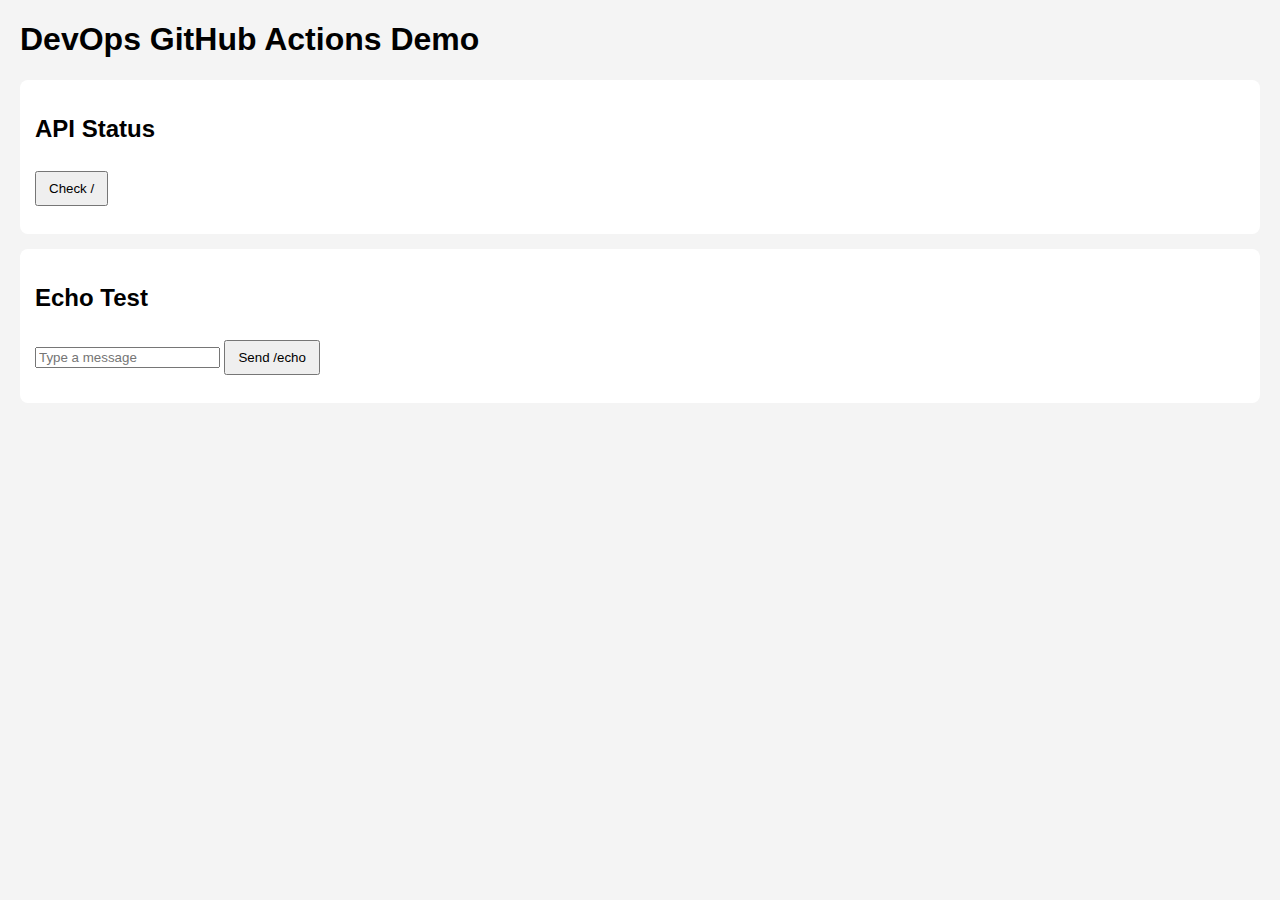
<file: frontend/index.html>
<!DOCTYPE html>
<html>
<head>
  <title>DevOps FastAPI Demo</title>
  <link rel="stylesheet" href="/frontend/style.css">
</head>
<body>
  <h1>DevOps GitHub Actions Demo</h1>

  <section>
    <h2>API Status</h2>
    <button onclick="checkStatus()">Check /</button>
    <pre id="statusBox"></pre>
  </section>

  <section>
    <h2>Echo Test</h2>
    <input id="msgInput" placeholder="Type a message" />
    <button onclick="sendEcho()">Send /echo</button>
    <pre id="echoBox"></pre>
  </section>

  <script src="/frontend/script.js"></script>
</body>
</html>
</file>
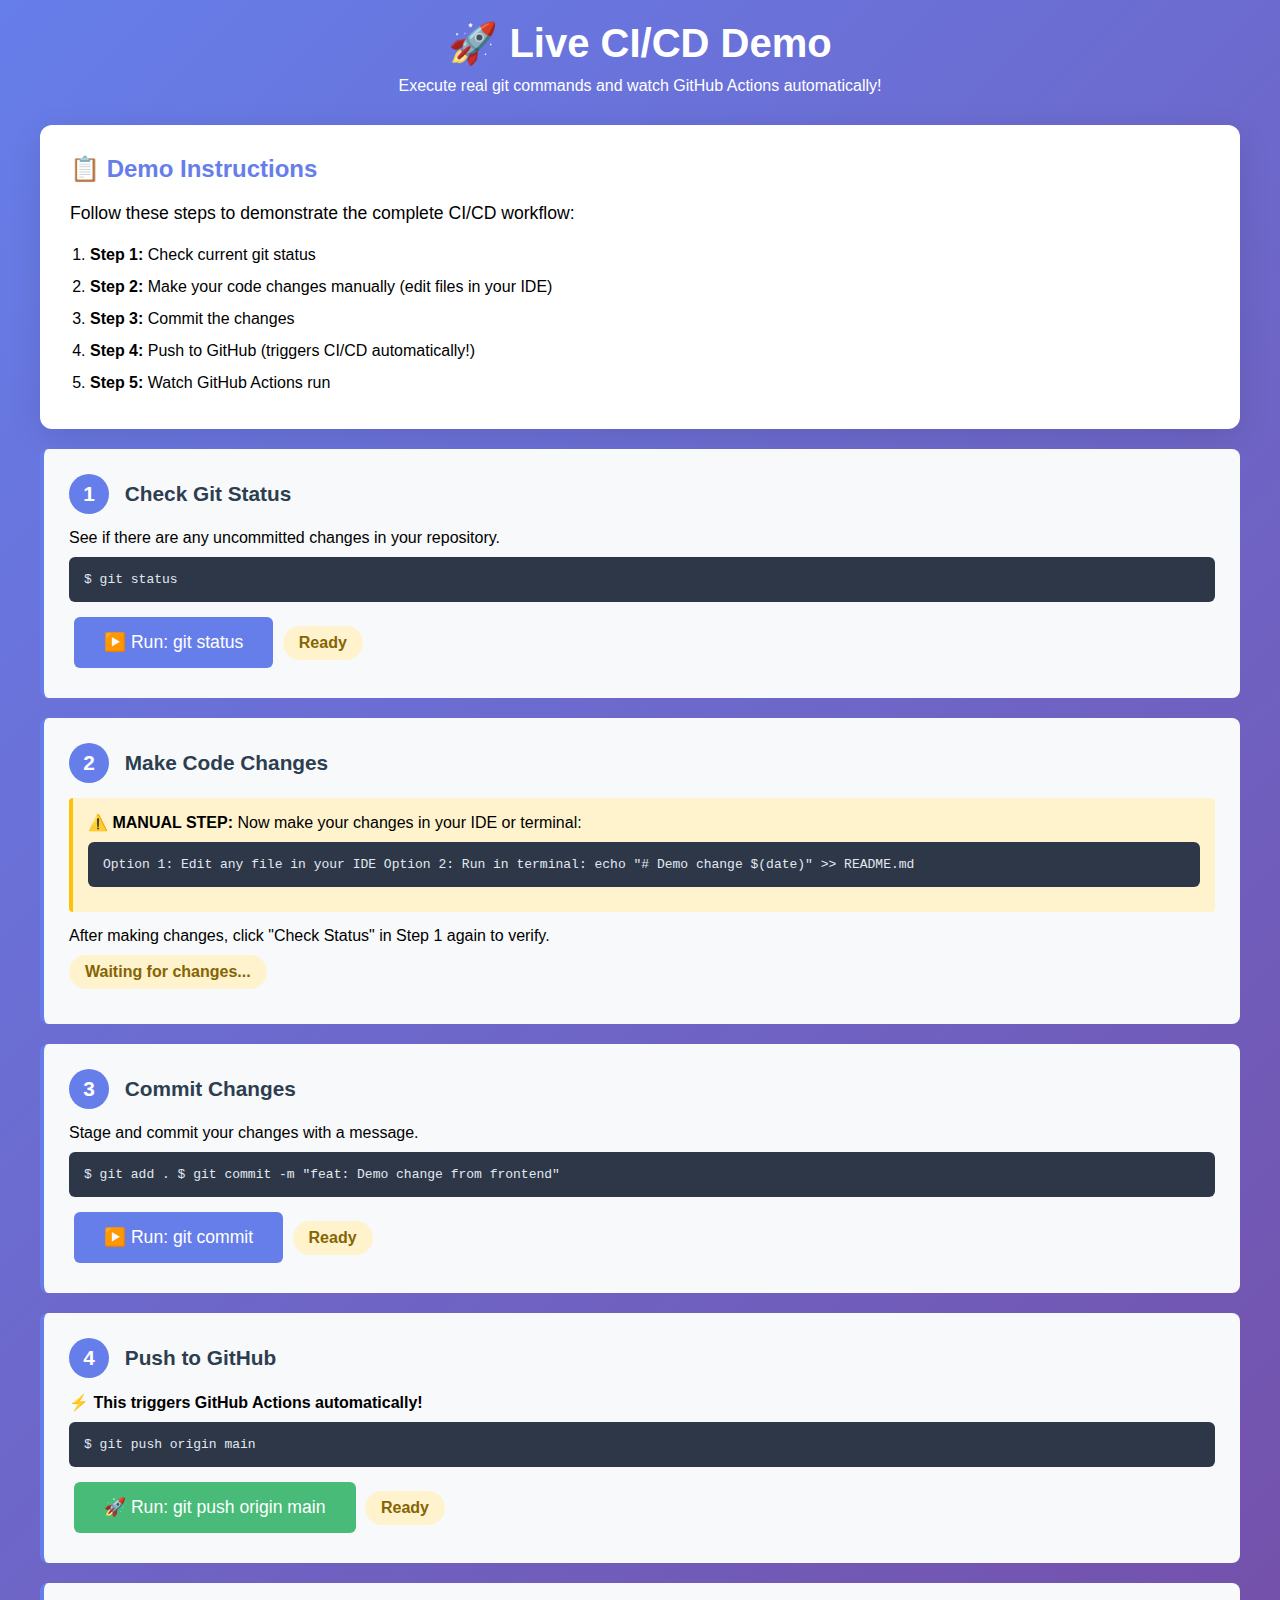
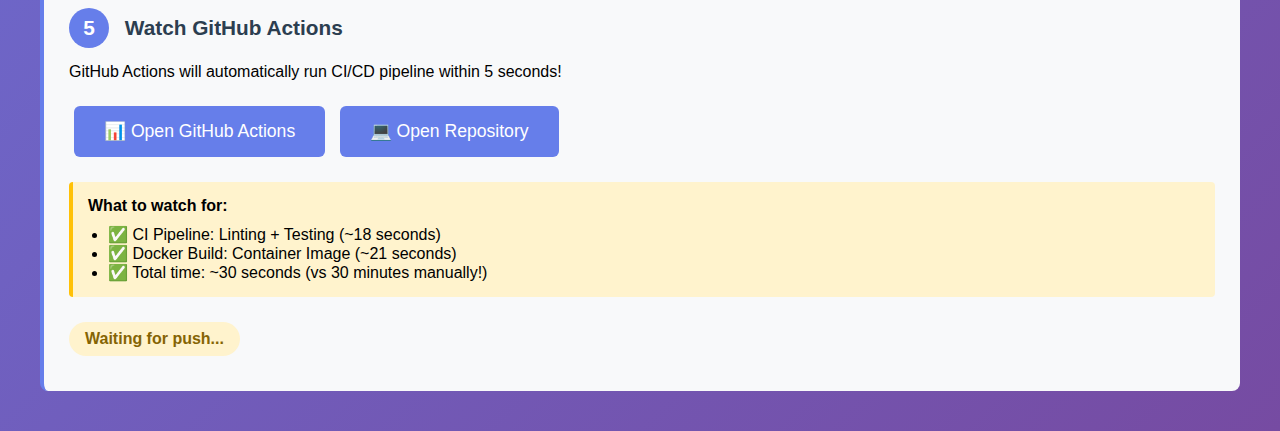
<file: frontend/cicd-live.html>
<!DOCTYPE html>
<html>
<head>
    <title>Live CI/CD Demo - Real Commands</title>
    <style>
        * { margin: 0; padding: 0; box-sizing: border-box; }
        body { font-family: 'Segoe UI', Tahoma, Geneva, Verdana, sans-serif; background: linear-gradient(135deg, #667eea 0%, #764ba2 100%); min-height: 100vh; padding: 20px; }
        .container { max-width: 1200px; margin: 0 auto; }
        .header { text-align: center; color: white; margin-bottom: 30px; }
        .header h1 { font-size: 2.5em; margin-bottom: 10px; }
        .card { background: white; border-radius: 12px; padding: 30px; margin-bottom: 20px; box-shadow: 0 8px 32px rgba(0,0,0,0.1); }
        .step { background: #f8f9fa; padding: 25px; border-radius: 8px; margin-bottom: 20px; border-left: 4px solid #667eea; }
        .step h3 { color: #2c3e50; margin-bottom: 15px; font-size: 1.3em; }
        .step-number { background: #667eea; color: white; width: 40px; height: 40px; border-radius: 50%; display: inline-flex; align-items: center; justify-content: center; font-weight: bold; margin-right: 10px; }
        .btn { background: #667eea; color: white; border: none; padding: 15px 30px; border-radius: 6px; font-size: 1.1em; cursor: pointer; transition: all 0.3s; margin: 5px; }
        .btn:hover { background: #5a67d8; transform: translateY(-2px); }
        .btn:disabled { opacity: 0.5; cursor: not-allowed; }
        .btn-success { background: #48bb78; }
        .btn-success:hover { background: #38a169; }
        .btn-danger { background: #f56565; }
        .output { background: #1a202c; color: #e2e8f0; padding: 20px; border-radius: 8px; font-family: monospace; max-height: 300px; overflow-y: auto; white-space: pre-wrap; margin-top: 15px; }
        .status { padding: 8px 16px; border-radius: 20px; display: inline-block; margin: 10px 0; font-weight: bold; }
        .status-pending { background: #fff3cd; color: #856404; }
        .status-success { background: #d4edda; color: #155724; }
        .status-running { background: #d1ecf1; color: #0c5460; }
        .instruction { background: #fff3cd; border-left: 4px solid #ffc107; padding: 15px; margin: 15px 0; border-radius: 4px; }
        .command-box { background: #2d3748; color: #e2e8f0; padding: 15px; border-radius: 6px; font-family: monospace; margin: 10px 0; }
    </style>
</head>
<body>
    <div class="container">
        <div class="header">
            <h1>🚀 Live CI/CD Demo</h1>
            <p>Execute real git commands and watch GitHub Actions automatically!</p>
        </div>

        <div class="card">
            <h2 style="color: #667eea; margin-bottom: 20px;">📋 Demo Instructions</h2>
            <p style="font-size: 1.1em; margin-bottom: 15px;">Follow these steps to demonstrate the complete CI/CD workflow:</p>
            <ol style="margin-left: 20px; line-height: 2;">
                <li><strong>Step 1:</strong> Check current git status</li>
                <li><strong>Step 2:</strong> Make your code changes manually (edit files in your IDE)</li>
                <li><strong>Step 3:</strong> Commit the changes</li>
                <li><strong>Step 4:</strong> Push to GitHub (triggers CI/CD automatically!)</li>
                <li><strong>Step 5:</strong> Watch GitHub Actions run</li>
            </ol>
        </div>

        <!-- Step 1: Git Status -->
        <div class="step">
            <h3><span class="step-number">1</span> Check Git Status</h3>
            <p>See if there are any uncommitted changes in your repository.</p>
            <div class="command-box">$ git status</div>
            <button class="btn" onclick="checkStatus()">▶️ Run: git status</button>
            <div class="status status-pending" id="status1">Ready</div>
            <div class="output" id="output1" style="display:none;"></div>
        </div>

        <!-- Step 2: Make Changes -->
        <div class="step">
            <h3><span class="step-number">2</span> Make Code Changes</h3>
            <div class="instruction">
                <strong>⚠️ MANUAL STEP:</strong> Now make your changes in your IDE or terminal:
                <div class="command-box">Option 1: Edit any file in your IDE
Option 2: Run in terminal:
  echo "# Demo change $(date)" >> README.md</div>
            </div>
            <p>After making changes, click "Check Status" in Step 1 again to verify.</p>
            <div class="status status-pending" id="status2">Waiting for changes...</div>
        </div>

        <!-- Step 3: Commit -->
        <div class="step">
            <h3><span class="step-number">3</span> Commit Changes</h3>
            <p>Stage and commit your changes with a message.</p>
            <div class="command-box">$ git add .
$ git commit -m "feat: Demo change from frontend"</div>
            <button class="btn" onclick="commitChanges()" id="commitBtn">▶️ Run: git commit</button>
            <div class="status status-pending" id="status3">Ready</div>
            <div class="output" id="output3" style="display:none;"></div>
        </div>

        <!-- Step 4: Push -->
        <div class="step">
            <h3><span class="step-number">4</span> Push to GitHub</h3>
            <p><strong>⚡ This triggers GitHub Actions automatically!</strong></p>
            <div class="command-box">$ git push origin main</div>
            <button class="btn btn-success" onclick="pushToGitHub()" id="pushBtn">🚀 Run: git push origin main</button>
            <div class="status status-pending" id="status4">Ready</div>
            <div class="output" id="output4" style="display:none;"></div>
        </div>

        <!-- Step 5: Watch GitHub Actions -->
        <div class="step">
            <h3><span class="step-number">5</span> Watch GitHub Actions</h3>
            <p>GitHub Actions will automatically run CI/CD pipeline within 5 seconds!</p>
            <div style="margin: 20px 0;">
                <button class="btn" onclick="window.open('https://github.com/hadeedkhan117/devops-github-actions-fastapi/actions', '_blank')">📊 Open GitHub Actions</button>
                <button class="btn" onclick="window.open('https://github.com/hadeedkhan117/devops-github-actions-fastapi', '_blank')">💻 Open Repository</button>
            </div>
            <div class="instruction">
                <strong>What to watch for:</strong>
                <ul style="margin: 10px 0 0 20px;">
                    <li>✅ CI Pipeline: Linting + Testing (~18 seconds)</li>
                    <li>✅ Docker Build: Container Image (~21 seconds)</li>
                    <li>✅ Total time: ~30 seconds (vs 30 minutes manually!)</li>
                </ul>
            </div>
            <div class="status status-pending" id="status5">Waiting for push...</div>
        </div>

        <!-- Success Message -->
        <div class="card" id="successCard" style="display:none; background: #d4edda; border-left: 4px solid #28a745;">
            <h2 style="color: #155724;">🎉 CI/CD Pipeline Triggered!</h2>
            <p style="color: #155724; font-size: 1.1em; margin-top: 10px;">
                Your code has been pushed to GitHub. GitHub Actions is now automatically:
            </p>
            <ul style="color: #155724; margin: 15px 0 0 20px; line-height: 2;">
                <li>✅ Running code quality checks (Ruff linter)</li>
                <li>✅ Executing unit tests (pytest)</li>
                <li>✅ Building Docker container image</li>
                <li>✅ Preparing for deployment</li>
            </ul>
            <p style="color: #155724; font-weight: bold; margin-top: 15px;">
                ⏱️ Total automation time: ~30 seconds<br>
                💰 Time saved: 29 minutes 30 seconds per deployment!
            </p>
        </div>
    </div>

    <script>
        async function checkStatus() {
            const output = document.getElementById('output1');
            const status = document.getElementById('status1');
            
            status.textContent = 'Running...';
            status.className = 'status status-running';
            output.style.display = 'block';
            output.textContent = 'Checking git status...\n';
            
            try {
                const response = await fetch('/api/git-status');
                const data = await response.json();
                
                output.textContent += '\n' + data.output;
                
                if (data.output.includes('nothing to commit')) {
                    status.textContent = '✅ Clean - No changes';
                    status.className = 'status status-success';
                    document.getElementById('status2').textContent = '⚠️ Make changes now!';
                } else {
                    status.textContent = '✅ Changes detected!';
                    status.className = 'status status-success';
                    document.getElementById('status2').textContent = '✅ Changes ready to commit';
                    document.getElementById('status2').className = 'status status-success';
                }
            } catch (error) {
                output.textContent += '\n❌ Error: ' + error.message;
                status.textContent = '❌ Error';
            }
        }

        async function commitChanges() {
            const output = document.getElementById('output3');
            const status = document.getElementById('status3');
            const btn = document.getElementById('commitBtn');
            
            btn.disabled = true;
            status.textContent = 'Committing...';
            status.className = 'status status-running';
            output.style.display = 'block';
            output.textContent = 'Running: git add . && git commit...\n';
            
            try {
                const response = await fetch('/api/git-commit', { method: 'POST' });
                const data = await response.json();
                
                output.textContent += '\n' + data.output;
                
                if (data.success) {
                    status.textContent = '✅ Committed successfully!';
                    status.className = 'status status-success';
                    document.getElementById('status4').textContent = '✅ Ready to push';
                    document.getElementById('status4').className = 'status status-success';
                } else {
                    status.textContent = '⚠️ Check output';
                    btn.disabled = false;
                }
            } catch (error) {
                output.textContent += '\n❌ Error: ' + error.message;
                status.textContent = '❌ Error';
                btn.disabled = false;
            }
        }

        async function pushToGitHub() {
            const output = document.getElementById('output4');
            const status = document.getElementById('status4');
            const btn = document.getElementById('pushBtn');
            
            btn.disabled = true;
            status.textContent = 'Pushing to GitHub...';
            status.className = 'status status-running';
            output.style.display = 'block';
            output.textContent = 'Running: git push origin main...\n';
            
            try {
                const response = await fetch('/api/git-push', { method: 'POST' });
                const data = await response.json();
                
                output.textContent += '\n' + data.output;
                
                if (data.success || data.output.includes('main -> main')) {
                    status.textContent = '✅ Pushed successfully!';
                    status.className = 'status status-success';
                    document.getElementById('status5').textContent = '⚡ GitHub Actions triggered!';
                    document.getElementById('status5').className = 'status status-success';
                    document.getElementById('successCard').style.display = 'block';
                    
                    // Auto-open GitHub Actions after 2 seconds
                    setTimeout(() => {
                        window.open('https://github.com/hadeedkhan117/devops-github-actions-fastapi/actions', '_blank');
                    }, 2000);
                } else {
                    status.textContent = '⚠️ Check output';
                    btn.disabled = false;
                }
            } catch (error) {
                output.textContent += '\n❌ Error: ' + error.message;
                status.textContent = '❌ Error';
                btn.disabled = false;
            }
        }
    </script>
</body>
</html>
</file>
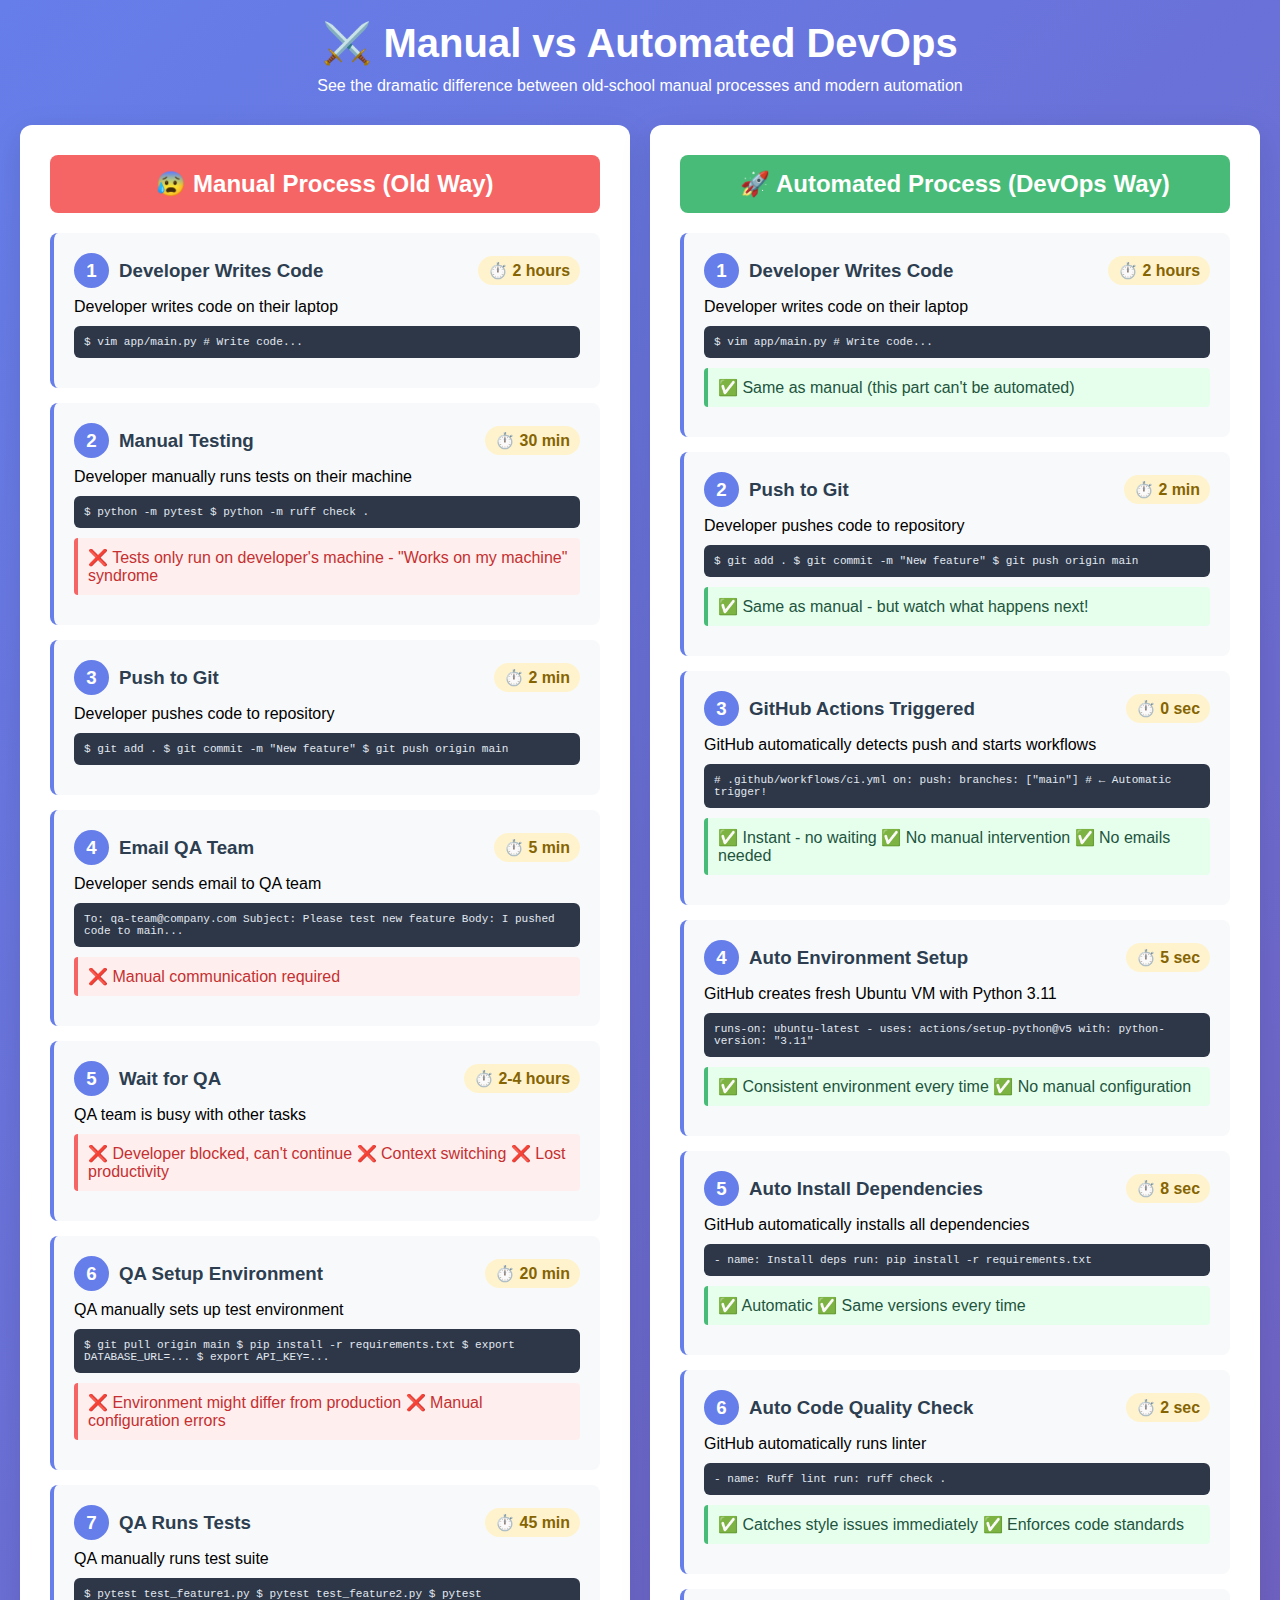
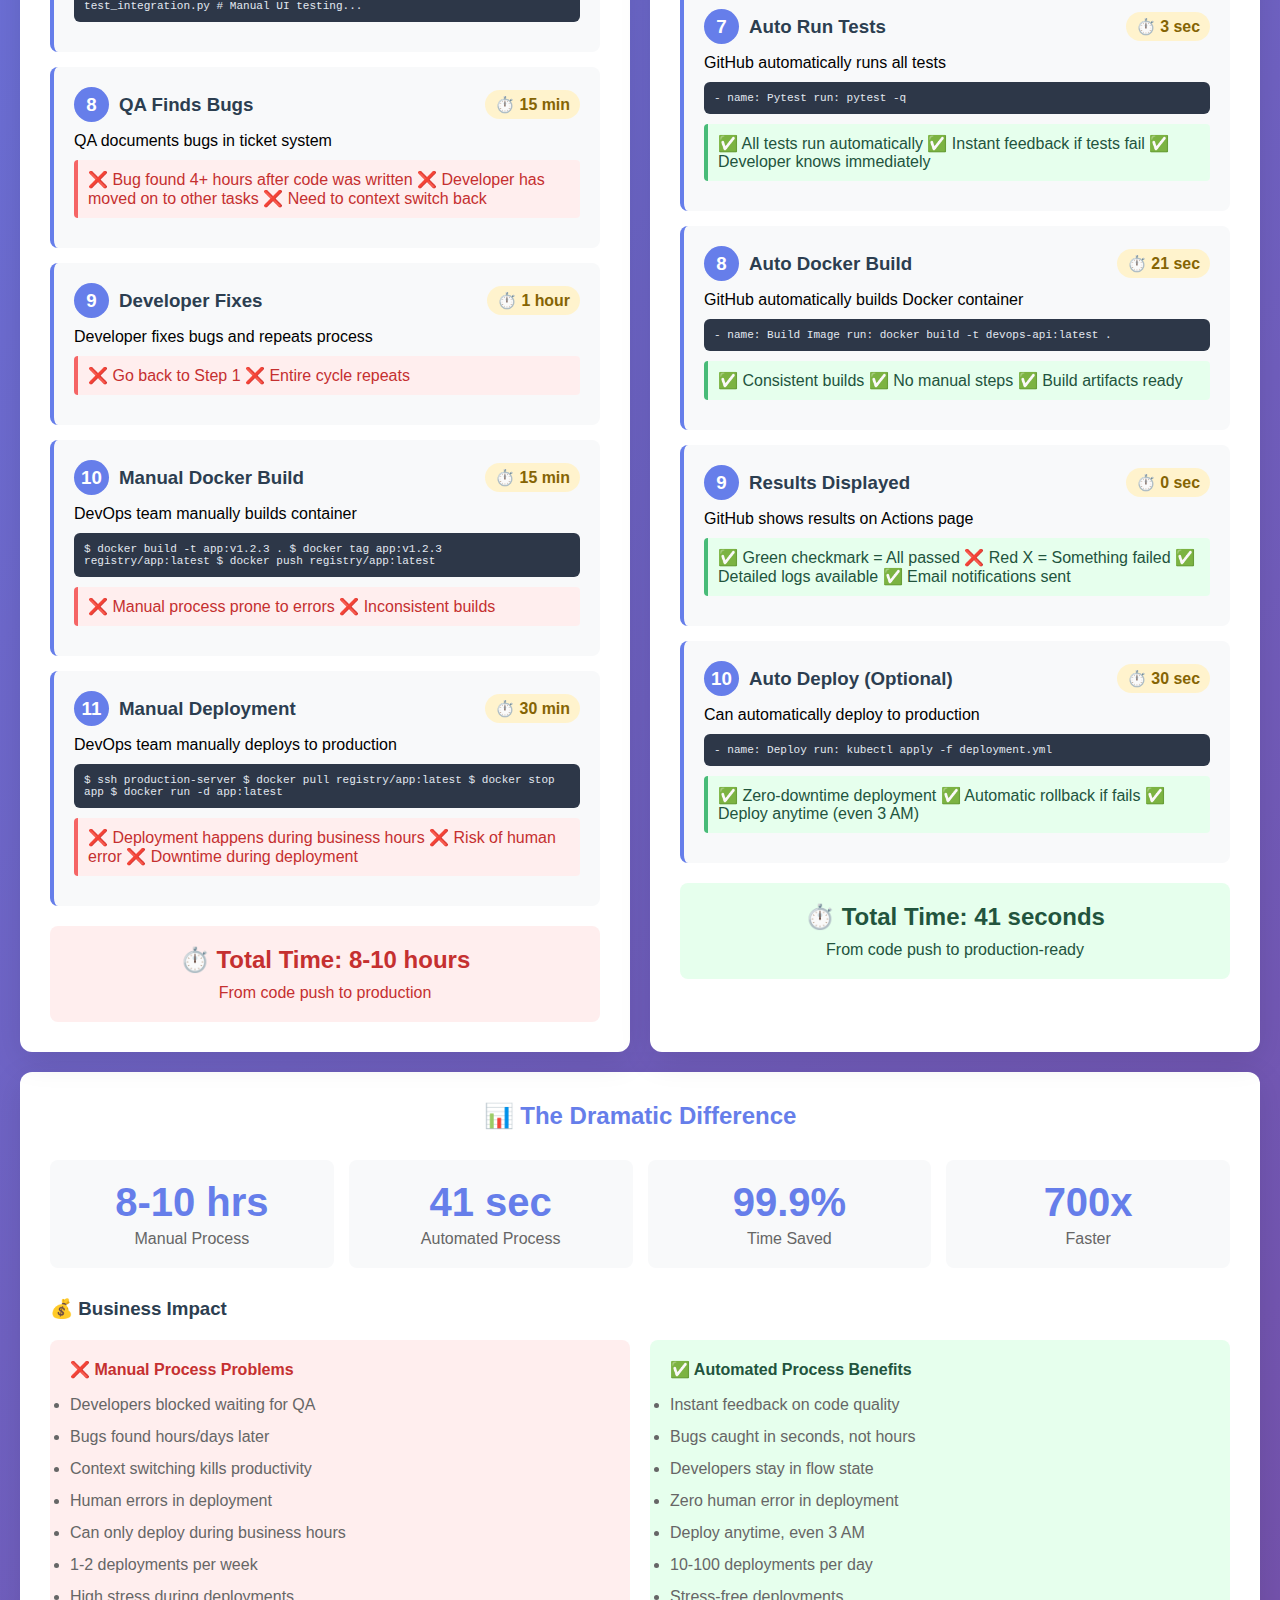
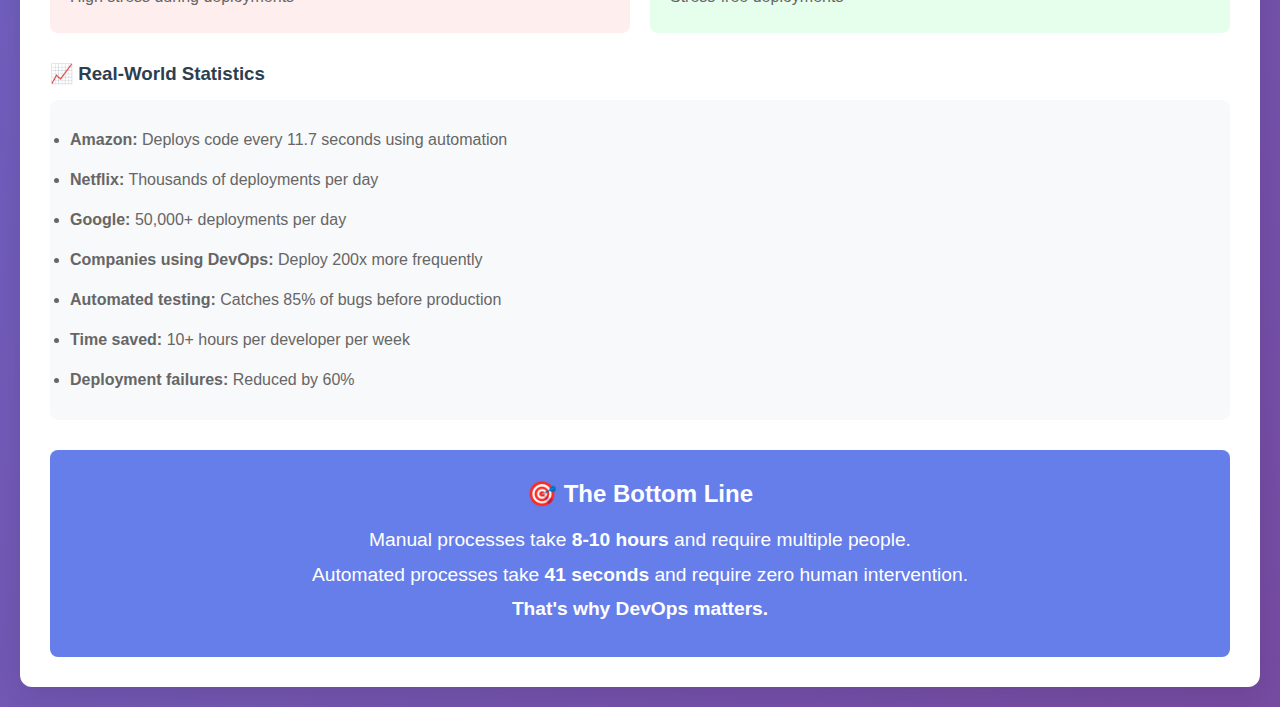
<file: frontend/manual-vs-automated.html>
<!DOCTYPE html>
<html>
<head>
    <title>Manual vs Automated DevOps</title>
    <style>
        * { margin: 0; padding: 0; box-sizing: border-box; }
        body { font-family: 'Segoe UI', Tahoma, Geneva, Verdana, sans-serif; background: linear-gradient(135deg, #667eea 0%, #764ba2 100%); min-height: 100vh; padding: 20px; }
        .container { max-width: 1400px; margin: 0 auto; }
        .header { text-align: center; color: white; margin-bottom: 30px; }
        .header h1 { font-size: 2.5em; margin-bottom: 10px; }
        .comparison { display: grid; grid-template-columns: 1fr 1fr; gap: 20px; margin-bottom: 20px; }
        .column { background: white; border-radius: 12px; padding: 30px; box-shadow: 0 8px 32px rgba(0,0,0,0.1); }
        .column h2 { margin-bottom: 20px; text-align: center; padding: 15px; border-radius: 8px; }
        .manual h2 { background: #f56565; color: white; }
        .automated h2 { background: #48bb78; color: white; }
        .step { background: #f8f9fa; padding: 20px; margin-bottom: 15px; border-radius: 8px; border-left: 4px solid #667eea; }
        .step-number { background: #667eea; color: white; width: 35px; height: 35px; border-radius: 50%; display: inline-flex; align-items: center; justify-content: center; font-weight: bold; margin-right: 10px; }
        .step h3 { color: #2c3e50; margin-bottom: 10px; display: flex; align-items: center; }
        .time { background: #fff3cd; color: #856404; padding: 5px 10px; border-radius: 15px; font-size: 0.85em; font-weight: bold; margin-left: auto; }
        .command { background: #2d3748; color: #e2e8f0; padding: 10px; border-radius: 6px; font-family: monospace; font-size: 0.85em; margin: 10px 0; }
        .pain-point { background: #fee; border-left: 4px solid #f56565; padding: 10px; margin: 10px 0; border-radius: 4px; color: #c53030; }
        .benefit { background: #e6ffed; border-left: 4px solid #48bb78; padding: 10px; margin: 10px 0; border-radius: 4px; color: #22543d; }
        .summary { background: white; border-radius: 12px; padding: 30px; margin-top: 20px; box-shadow: 0 8px 32px rgba(0,0,0,0.1); }
        .stats { display: grid; grid-template-columns: repeat(auto-fit, minmax(200px, 1fr)); gap: 15px; margin-top: 20px; }
        .stat { background: #f8f9fa; padding: 20px; border-radius: 8px; text-align: center; }
        .stat-value { font-size: 2.5em; font-weight: bold; color: #667eea; }
        .stat-label { color: #666; margin-top: 5px; }
    </style>
</head>
<body>
    <div class="container">
        <div class="header">
            <h1>⚔️ Manual vs Automated DevOps</h1>
            <p>See the dramatic difference between old-school manual processes and modern automation</p>
        </div>

        <div class="comparison">
            <!-- MANUAL PROCESS -->
            <div class="column manual">
                <h2>😰 Manual Process (Old Way)</h2>

                <div class="step">
                    <h3><span class="step-number">1</span> Developer Writes Code <span class="time">⏱️ 2 hours</span></h3>
                    <p>Developer writes code on their laptop</p>
                    <div class="command">$ vim app/main.py
# Write code...</div>
                </div>

                <div class="step">
                    <h3><span class="step-number">2</span> Manual Testing <span class="time">⏱️ 30 min</span></h3>
                    <p>Developer manually runs tests on their machine</p>
                    <div class="command">$ python -m pytest
$ python -m ruff check .</div>
                    <div class="pain-point">❌ Tests only run on developer's machine - "Works on my machine" syndrome</div>
                </div>

                <div class="step">
                    <h3><span class="step-number">3</span> Push to Git <span class="time">⏱️ 2 min</span></h3>
                    <p>Developer pushes code to repository</p>
                    <div class="command">$ git add .
$ git commit -m "New feature"
$ git push origin main</div>
                </div>

                <div class="step">
                    <h3><span class="step-number">4</span> Email QA Team <span class="time">⏱️ 5 min</span></h3>
                    <p>Developer sends email to QA team</p>
                    <div class="command">To: qa-team@company.com
Subject: Please test new feature
Body: I pushed code to main...</div>
                    <div class="pain-point">❌ Manual communication required</div>
                </div>

                <div class="step">
                    <h3><span class="step-number">5</span> Wait for QA <span class="time">⏱️ 2-4 hours</span></h3>
                    <p>QA team is busy with other tasks</p>
                    <div class="pain-point">❌ Developer blocked, can't continue
❌ Context switching
❌ Lost productivity</div>
                </div>

                <div class="step">
                    <h3><span class="step-number">6</span> QA Setup Environment <span class="time">⏱️ 20 min</span></h3>
                    <p>QA manually sets up test environment</p>
                    <div class="command">$ git pull origin main
$ pip install -r requirements.txt
$ export DATABASE_URL=...
$ export API_KEY=...</div>
                    <div class="pain-point">❌ Environment might differ from production
❌ Manual configuration errors</div>
                </div>

                <div class="step">
                    <h3><span class="step-number">7</span> QA Runs Tests <span class="time">⏱️ 45 min</span></h3>
                    <p>QA manually runs test suite</p>
                    <div class="command">$ pytest test_feature1.py
$ pytest test_feature2.py
$ pytest test_integration.py
# Manual UI testing...</div>
                </div>

                <div class="step">
                    <h3><span class="step-number">8</span> QA Finds Bugs <span class="time">⏱️ 15 min</span></h3>
                    <p>QA documents bugs in ticket system</p>
                    <div class="pain-point">❌ Bug found 4+ hours after code was written
❌ Developer has moved on to other tasks
❌ Need to context switch back</div>
                </div>

                <div class="step">
                    <h3><span class="step-number">9</span> Developer Fixes <span class="time">⏱️ 1 hour</span></h3>
                    <p>Developer fixes bugs and repeats process</p>
                    <div class="pain-point">❌ Go back to Step 1
❌ Entire cycle repeats</div>
                </div>

                <div class="step">
                    <h3><span class="step-number">10</span> Manual Docker Build <span class="time">⏱️ 15 min</span></h3>
                    <p>DevOps team manually builds container</p>
                    <div class="command">$ docker build -t app:v1.2.3 .
$ docker tag app:v1.2.3 registry/app:latest
$ docker push registry/app:latest</div>
                    <div class="pain-point">❌ Manual process prone to errors
❌ Inconsistent builds</div>
                </div>

                <div class="step">
                    <h3><span class="step-number">11</span> Manual Deployment <span class="time">⏱️ 30 min</span></h3>
                    <p>DevOps team manually deploys to production</p>
                    <div class="command">$ ssh production-server
$ docker pull registry/app:latest
$ docker stop app
$ docker run -d app:latest</div>
                    <div class="pain-point">❌ Deployment happens during business hours
❌ Risk of human error
❌ Downtime during deployment</div>
                </div>

                <div style="background: #fee; padding: 20px; border-radius: 8px; margin-top: 20px; text-align: center;">
                    <h3 style="color: #c53030; font-size: 1.5em;">⏱️ Total Time: 8-10 hours</h3>
                    <p style="color: #c53030; margin-top: 10px;">From code push to production</p>
                </div>
            </div>

            <!-- AUTOMATED PROCESS -->
            <div class="column automated">
                <h2>🚀 Automated Process (DevOps Way)</h2>

                <div class="step">
                    <h3><span class="step-number">1</span> Developer Writes Code <span class="time">⏱️ 2 hours</span></h3>
                    <p>Developer writes code on their laptop</p>
                    <div class="command">$ vim app/main.py
# Write code...</div>
                    <div class="benefit">✅ Same as manual (this part can't be automated)</div>
                </div>

                <div class="step">
                    <h3><span class="step-number">2</span> Push to Git <span class="time">⏱️ 2 min</span></h3>
                    <p>Developer pushes code to repository</p>
                    <div class="command">$ git add .
$ git commit -m "New feature"
$ git push origin main</div>
                    <div class="benefit">✅ Same as manual - but watch what happens next!</div>
                </div>

                <div class="step">
                    <h3><span class="step-number">3</span> GitHub Actions Triggered <span class="time">⏱️ 0 sec</span></h3>
                    <p>GitHub automatically detects push and starts workflows</p>
                    <div class="command"># .github/workflows/ci.yml
on:
  push:
    branches: ["main"]  # ← Automatic trigger!</div>
                    <div class="benefit">✅ Instant - no waiting
✅ No manual intervention
✅ No emails needed</div>
                </div>

                <div class="step">
                    <h3><span class="step-number">4</span> Auto Environment Setup <span class="time">⏱️ 5 sec</span></h3>
                    <p>GitHub creates fresh Ubuntu VM with Python 3.11</p>
                    <div class="command">runs-on: ubuntu-latest
- uses: actions/setup-python@v5
  with:
    python-version: "3.11"</div>
                    <div class="benefit">✅ Consistent environment every time
✅ No manual configuration</div>
                </div>

                <div class="step">
                    <h3><span class="step-number">5</span> Auto Install Dependencies <span class="time">⏱️ 8 sec</span></h3>
                    <p>GitHub automatically installs all dependencies</p>
                    <div class="command">- name: Install deps
  run: pip install -r requirements.txt</div>
                    <div class="benefit">✅ Automatic
✅ Same versions every time</div>
                </div>

                <div class="step">
                    <h3><span class="step-number">6</span> Auto Code Quality Check <span class="time">⏱️ 2 sec</span></h3>
                    <p>GitHub automatically runs linter</p>
                    <div class="command">- name: Ruff lint
  run: ruff check .</div>
                    <div class="benefit">✅ Catches style issues immediately
✅ Enforces code standards</div>
                </div>

                <div class="step">
                    <h3><span class="step-number">7</span> Auto Run Tests <span class="time">⏱️ 3 sec</span></h3>
                    <p>GitHub automatically runs all tests</p>
                    <div class="command">- name: Pytest
  run: pytest -q</div>
                    <div class="benefit">✅ All tests run automatically
✅ Instant feedback if tests fail
✅ Developer knows immediately</div>
                </div>

                <div class="step">
                    <h3><span class="step-number">8</span> Auto Docker Build <span class="time">⏱️ 21 sec</span></h3>
                    <p>GitHub automatically builds Docker container</p>
                    <div class="command">- name: Build Image
  run: docker build -t devops-api:latest .</div>
                    <div class="benefit">✅ Consistent builds
✅ No manual steps
✅ Build artifacts ready</div>
                </div>

                <div class="step">
                    <h3><span class="step-number">9</span> Results Displayed <span class="time">⏱️ 0 sec</span></h3>
                    <p>GitHub shows results on Actions page</p>
                    <div class="benefit">✅ Green checkmark = All passed
❌ Red X = Something failed
✅ Detailed logs available
✅ Email notifications sent</div>
                </div>

                <div class="step">
                    <h3><span class="step-number">10</span> Auto Deploy (Optional) <span class="time">⏱️ 30 sec</span></h3>
                    <p>Can automatically deploy to production</p>
                    <div class="command">- name: Deploy
  run: kubectl apply -f deployment.yml</div>
                    <div class="benefit">✅ Zero-downtime deployment
✅ Automatic rollback if fails
✅ Deploy anytime (even 3 AM)</div>
                </div>

                <div style="background: #e6ffed; padding: 20px; border-radius: 8px; margin-top: 20px; text-align: center;">
                    <h3 style="color: #22543d; font-size: 1.5em;">⏱️ Total Time: 41 seconds</h3>
                    <p style="color: #22543d; margin-top: 10px;">From code push to production-ready</p>
                </div>
            </div>
        </div>

        <!-- SUMMARY -->
        <div class="summary">
            <h2 style="text-align: center; color: #667eea; margin-bottom: 30px;">📊 The Dramatic Difference</h2>
            
            <div class="stats">
                <div class="stat">
                    <div class="stat-value">8-10 hrs</div>
                    <div class="stat-label">Manual Process</div>
                </div>
                <div class="stat">
                    <div class="stat-value">41 sec</div>
                    <div class="stat-label">Automated Process</div>
                </div>
                <div class="stat">
                    <div class="stat-value">99.9%</div>
                    <div class="stat-label">Time Saved</div>
                </div>
                <div class="stat">
                    <div class="stat-value">700x</div>
                    <div class="stat-label">Faster</div>
                </div>
            </div>

            <h3 style="margin-top: 30px; color: #2c3e50;">💰 Business Impact</h3>
            <div style="display: grid; grid-template-columns: 1fr 1fr; gap: 20px; margin-top: 20px;">
                <div style="background: #fee; padding: 20px; border-radius: 8px;">
                    <h4 style="color: #c53030; margin-bottom: 10px;">❌ Manual Process Problems</h4>
                    <ul style="color: #666; line-height: 2;">
                        <li>Developers blocked waiting for QA</li>
                        <li>Bugs found hours/days later</li>
                        <li>Context switching kills productivity</li>
                        <li>Human errors in deployment</li>
                        <li>Can only deploy during business hours</li>
                        <li>1-2 deployments per week</li>
                        <li>High stress during deployments</li>
                    </ul>
                </div>
                <div style="background: #e6ffed; padding: 20px; border-radius: 8px;">
                    <h4 style="color: #22543d; margin-bottom: 10px;">✅ Automated Process Benefits</h4>
                    <ul style="color: #666; line-height: 2;">
                        <li>Instant feedback on code quality</li>
                        <li>Bugs caught in seconds, not hours</li>
                        <li>Developers stay in flow state</li>
                        <li>Zero human error in deployment</li>
                        <li>Deploy anytime, even 3 AM</li>
                        <li>10-100 deployments per day</li>
                        <li>Stress-free deployments</li>
                    </ul>
                </div>
            </div>

            <h3 style="margin-top: 30px; color: #2c3e50;">📈 Real-World Statistics</h3>
            <div style="background: #f8f9fa; padding: 20px; border-radius: 8px; margin-top: 15px;">
                <ul style="line-height: 2.5; color: #666;">
                    <li><strong>Amazon:</strong> Deploys code every 11.7 seconds using automation</li>
                    <li><strong>Netflix:</strong> Thousands of deployments per day</li>
                    <li><strong>Google:</strong> 50,000+ deployments per day</li>
                    <li><strong>Companies using DevOps:</strong> Deploy 200x more frequently</li>
                    <li><strong>Automated testing:</strong> Catches 85% of bugs before production</li>
                    <li><strong>Time saved:</strong> 10+ hours per developer per week</li>
                    <li><strong>Deployment failures:</strong> Reduced by 60%</li>
                </ul>
            </div>

            <div style="background: #667eea; color: white; padding: 30px; border-radius: 8px; margin-top: 30px; text-align: center;">
                <h2 style="margin-bottom: 15px;">🎯 The Bottom Line</h2>
                <p style="font-size: 1.2em; line-height: 1.8;">
                    Manual processes take <strong>8-10 hours</strong> and require multiple people.<br>
                    Automated processes take <strong>41 seconds</strong> and require zero human intervention.<br>
                    <strong>That's why DevOps matters.</strong>
                </p>
            </div>
        </div>
    </div>
</body>
</html>
</file>
<file: frontend/style.css>
body {
  font-family: Arial;
  margin: 20px;
  background: #f4f4f4;
}

section {
  background: white;
  padding: 15px;
  margin-bottom: 15px;
  border-radius: 8px;
}

button {
  padding: 8px 12px;
  margin-top: 8px;
  cursor: pointer;
}
</file>
